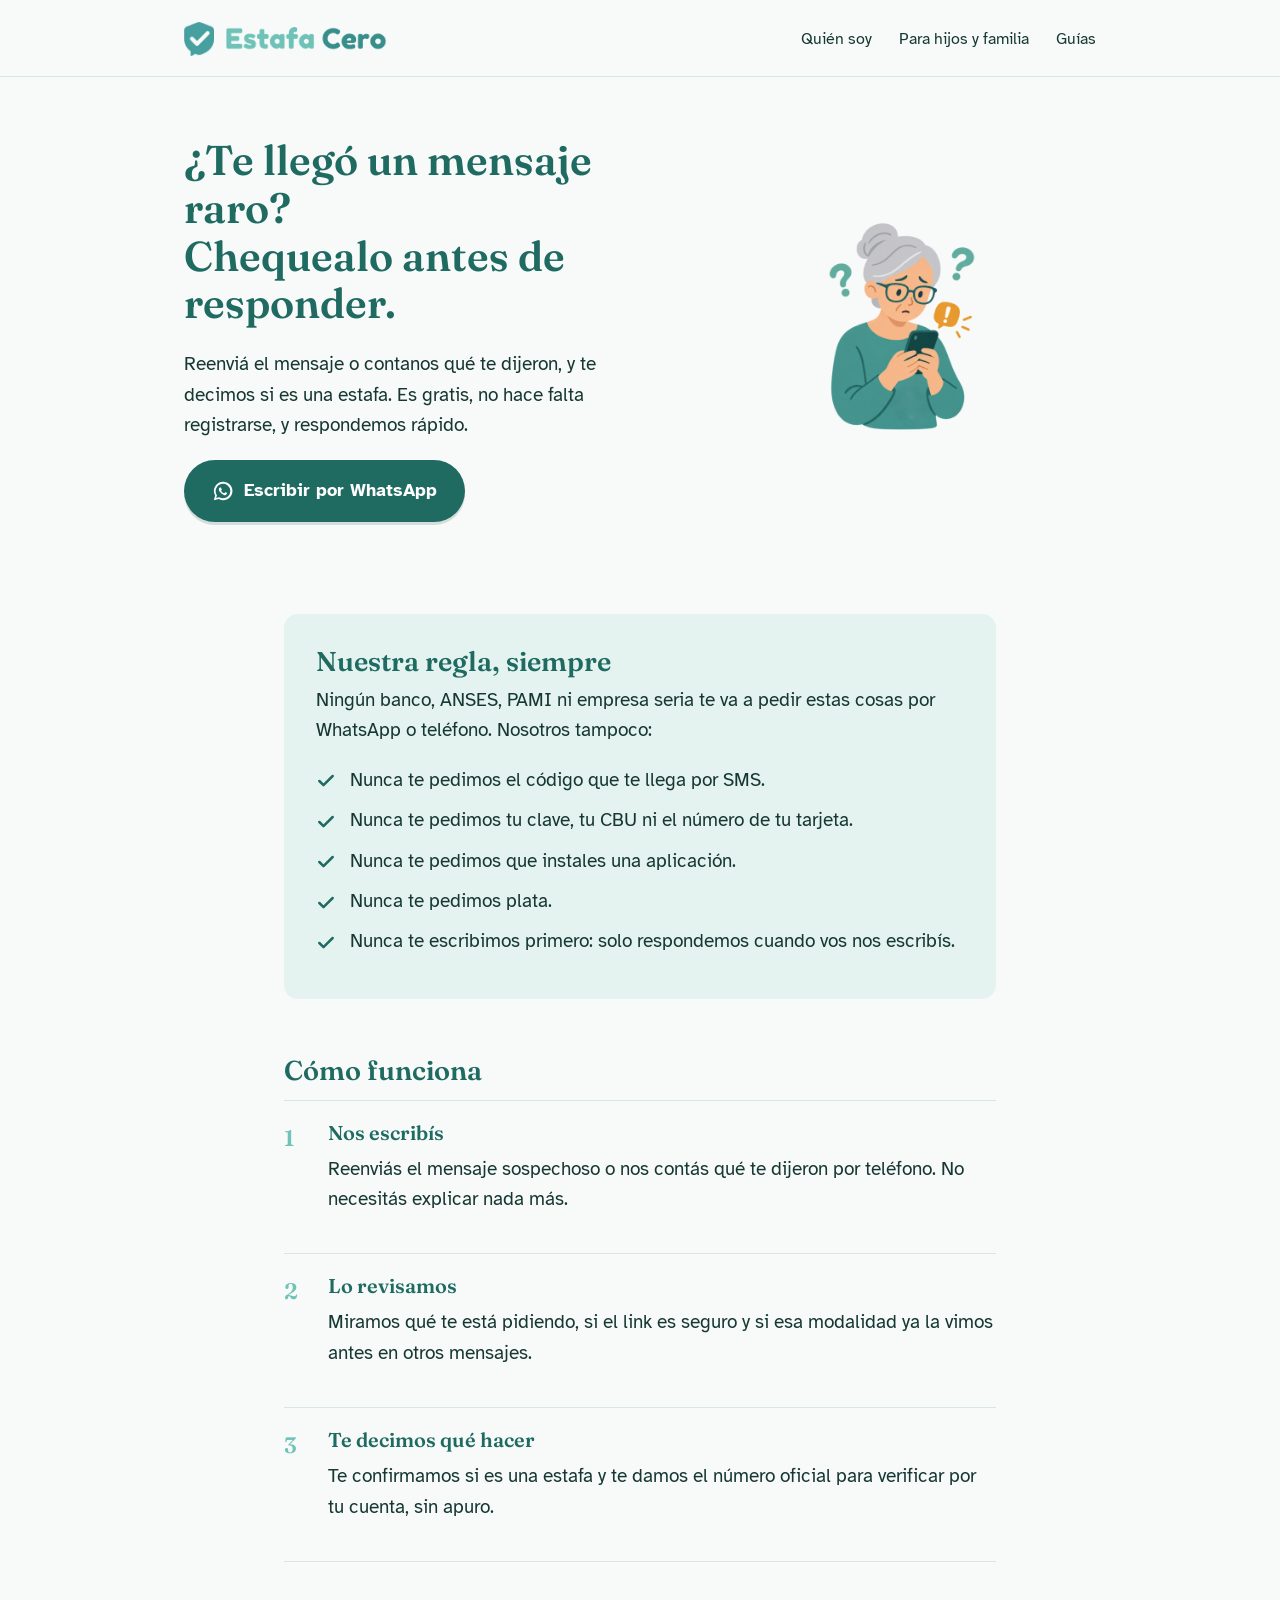
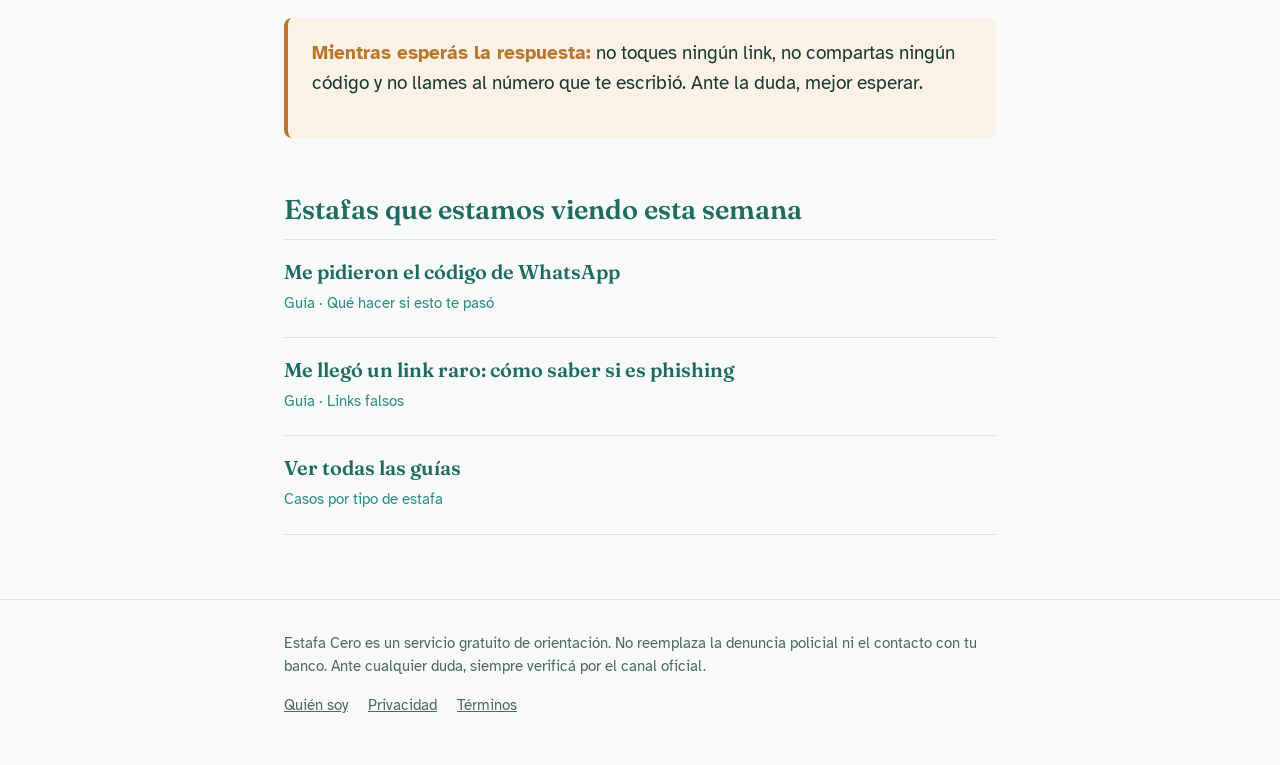
<file: index.html>
<!DOCTYPE html>
<html lang="es-AR">
<head>
<meta charset="UTF-8">
<meta name="viewport" content="width=device-width, initial-scale=1">
<title>Estafa Cero — ¿Es una estafa? Chequealo gratis por WhatsApp</title>
<meta name="description" content="Reenviá el mensaje o contanos qué te dijeron por teléfono y te decimos si es una estafa. Gratis, sin registro. Nunca te pedimos códigos, claves ni plata.">
<link rel="canonical" href="https://www.estafacero.com.ar/">
<meta name="robots" content="index, follow">

<!-- Open Graph -->
<meta property="og:type" content="website">
<meta property="og:title" content="Estafa Cero — ¿Es una estafa? Chequealo gratis">
<meta property="og:description" content="Ayuda gratuita para identificar estafas por WhatsApp y llamadas telefónicas en Argentina. Nunca pedimos códigos, claves ni dinero.">
<meta property="og:url" content="https://www.estafacero.com.ar/">
<meta property="og:image" content="https://www.estafacero.com.ar/estafa-cero-og.png">
<meta property="og:locale" content="es_AR">

<link rel="icon" href="/favicon.png" type="image/png">
<link rel="preconnect" href="https://fonts.googleapis.com">
<link rel="preconnect" href="https://fonts.gstatic.com" crossorigin>
<link href="https://fonts.googleapis.com/css2?family=Fraunces:wght@500;600;700&family=Atkinson+Hyperlegible:wght@400;700&display=swap" rel="stylesheet">
<link rel="stylesheet" href="/styles.css">

<script type="application/ld+json">
{
  "@context": "https://schema.org",
  "@type": "Organization",
  "name": "Estafa Cero",
  "url": "https://www.estafacero.com.ar/",
  "logo": "https://www.estafacero.com.ar/logo.png",
  "description": "Servicio gratuito que ayuda a identificar estafas por WhatsApp y llamadas telefónicas en Argentina, dirigido especialmente a adultos mayores y sus familias.",
  "areaServed": "AR",
  "sameAs": [
    "https://www.facebook.com/estafacero.ar",
    "https://www.instagram.com/estafacero.ar"
  ]
}
</script>
</head>
<body>

<header class="site">
  <div class="wrap-wide">
    <a class="brand" href="/">
      <img src="/logo-icono.png" alt="" aria-hidden="true" class="brand-icon">
      <img src="/logo-texto.png" alt="Estafa Cero" class="brand-text">
    </a>
    <nav class="site-nav">
      <a href="/quien-soy.html">Quién soy</a>
      <a href="/para-hijos.html">Para hijos y familia</a>
      <a href="/guias.html">Guías</a>
    </nav>
  </div>
</header>

<main>
  <section class="hero">
    <div class="wrap-wide">
      <div>
        <h1>¿Te llegó un mensaje raro?<br>Chequealo antes de responder.</h1>
        <p class="lead">Reenviá el mensaje o contanos qué te dijeron, y te decimos si es una estafa. Es gratis, no hace falta registrarse, y respondemos rápido.</p>
        <a class="btn" href="https://wa.me/5493513801708?text=Hola%2C%20me%20lleg%C3%B3%20un%20mensaje%20que%20me%20genera%20dudas" target="_blank" rel="noopener">
          <svg viewBox="0 0 24 24" fill="currentColor"><path d="M12 2a10 10 0 00-8.6 15L2 22l5.2-1.4A10 10 0 1012 2zm0 18a8 8 0 01-4.1-1.1l-.3-.2-3 .8.8-2.9-.2-.3A8 8 0 1120 12a8 8 0 01-8 8zm4.4-5.9c-.2-.1-1.4-.7-1.6-.8-.2-.1-.4-.1-.5.1-.2.2-.6.8-.8 1-.1.2-.3.2-.5.1-1.3-.6-2.2-1.2-3-2.5-.2-.4.2-.4.6-1.2.1-.2 0-.3 0-.5-.1-.1-.5-1.3-.7-1.8-.2-.5-.4-.4-.5-.4h-.5c-.2 0-.4.1-.6.3-.2.2-.8.8-.8 1.9 0 1.1.8 2.2.9 2.3 1.1 1.7 2.6 3.1 4.6 3.7.6.2 1.1.3 1.5.2.4-.1 1.4-.6 1.6-1.1.2-.5.2-1 .1-1.1-.1-.1-.2-.1-.4-.2z"/></svg>
          Escribir por WhatsApp
        </a>
      </div>
      <div class="hero-shield">
        <img src="/senora-preocupada.png" alt="Ilustración de una persona mayor mirando el teléfono con preocupación y dudas" width="360" height="360" loading="eager">
      </div>
    </div>
  </section>

  <div class="wrap">
    <section class="promise">
      <h2>Nuestra regla, siempre</h2>
      <p>Ningún banco, ANSES, PAMI ni empresa seria te va a pedir estas cosas por WhatsApp o teléfono. Nosotros tampoco:</p>
      <ul>
        <li>Nunca te pedimos el código que te llega por SMS.</li>
        <li>Nunca te pedimos tu clave, tu CBU ni el número de tu tarjeta.</li>
        <li>Nunca te pedimos que instales una aplicación.</li>
        <li>Nunca te pedimos plata.</li>
        <li>Nunca te escribimos primero: solo respondemos cuando vos nos escribís.</li>
      </ul>
    </section>

    <section class="steps">
      <h2>Cómo funciona</h2>
      <div class="step">
        <div class="num">1</div>
        <div>
          <h3>Nos escribís</h3>
          <p>Reenviás el mensaje sospechoso o nos contás qué te dijeron por teléfono. No necesitás explicar nada más.</p>
        </div>
      </div>
      <div class="step">
        <div class="num">2</div>
        <div>
          <h3>Lo revisamos</h3>
          <p>Miramos qué te está pidiendo, si el link es seguro y si esa modalidad ya la vimos antes en otros mensajes.</p>
        </div>
      </div>
      <div class="step">
        <div class="num">3</div>
        <div>
          <h3>Te decimos qué hacer</h3>
          <p>Te confirmamos si es una estafa y te damos el número oficial para verificar por tu cuenta, sin apuro.</p>
        </div>
      </div>
    </section>

    <div class="caution-box">
      <p><strong>Mientras esperás la respuesta:</strong> no toques ningún link, no compartas ningún código y no llames al número que te escribió. Ante la duda, mejor esperar.</p>
    </div>

    <section class="guides">
      <h2>Estafas que estamos viendo esta semana</h2>
      <a class="guide-card" href="/codigo-whatsapp.html">
        <h3>Me pidieron el código de WhatsApp</h3>
        <span>Guía · Qué hacer si esto te pasó</span>
      </a>
      <a class="guide-card" href="/link-sospechoso.html">
        <h3>Me llegó un link raro: cómo saber si es phishing</h3>
        <span>Guía · Links falsos</span>
      </a>
      <a class="guide-card" href="/guias.html">
        <h3>Ver todas las guías</h3>
        <span>Casos por tipo de estafa</span>
      </a>
    </section>
  </div>
</main>

<footer class="site">
  <div class="wrap">
    <p>Estafa Cero es un servicio gratuito de orientación. No reemplaza la denuncia policial ni el contacto con tu banco. Ante cualquier duda, siempre verificá por el canal oficial.</p>
    <div class="foot-links">
      <a href="/quien-soy.html">Quién soy</a>
      <a href="/privacidad.html">Privacidad</a>
      <a href="/terminos.html">Términos</a>
    </div>
  </div>
</footer>

</body>
</html>
</file>
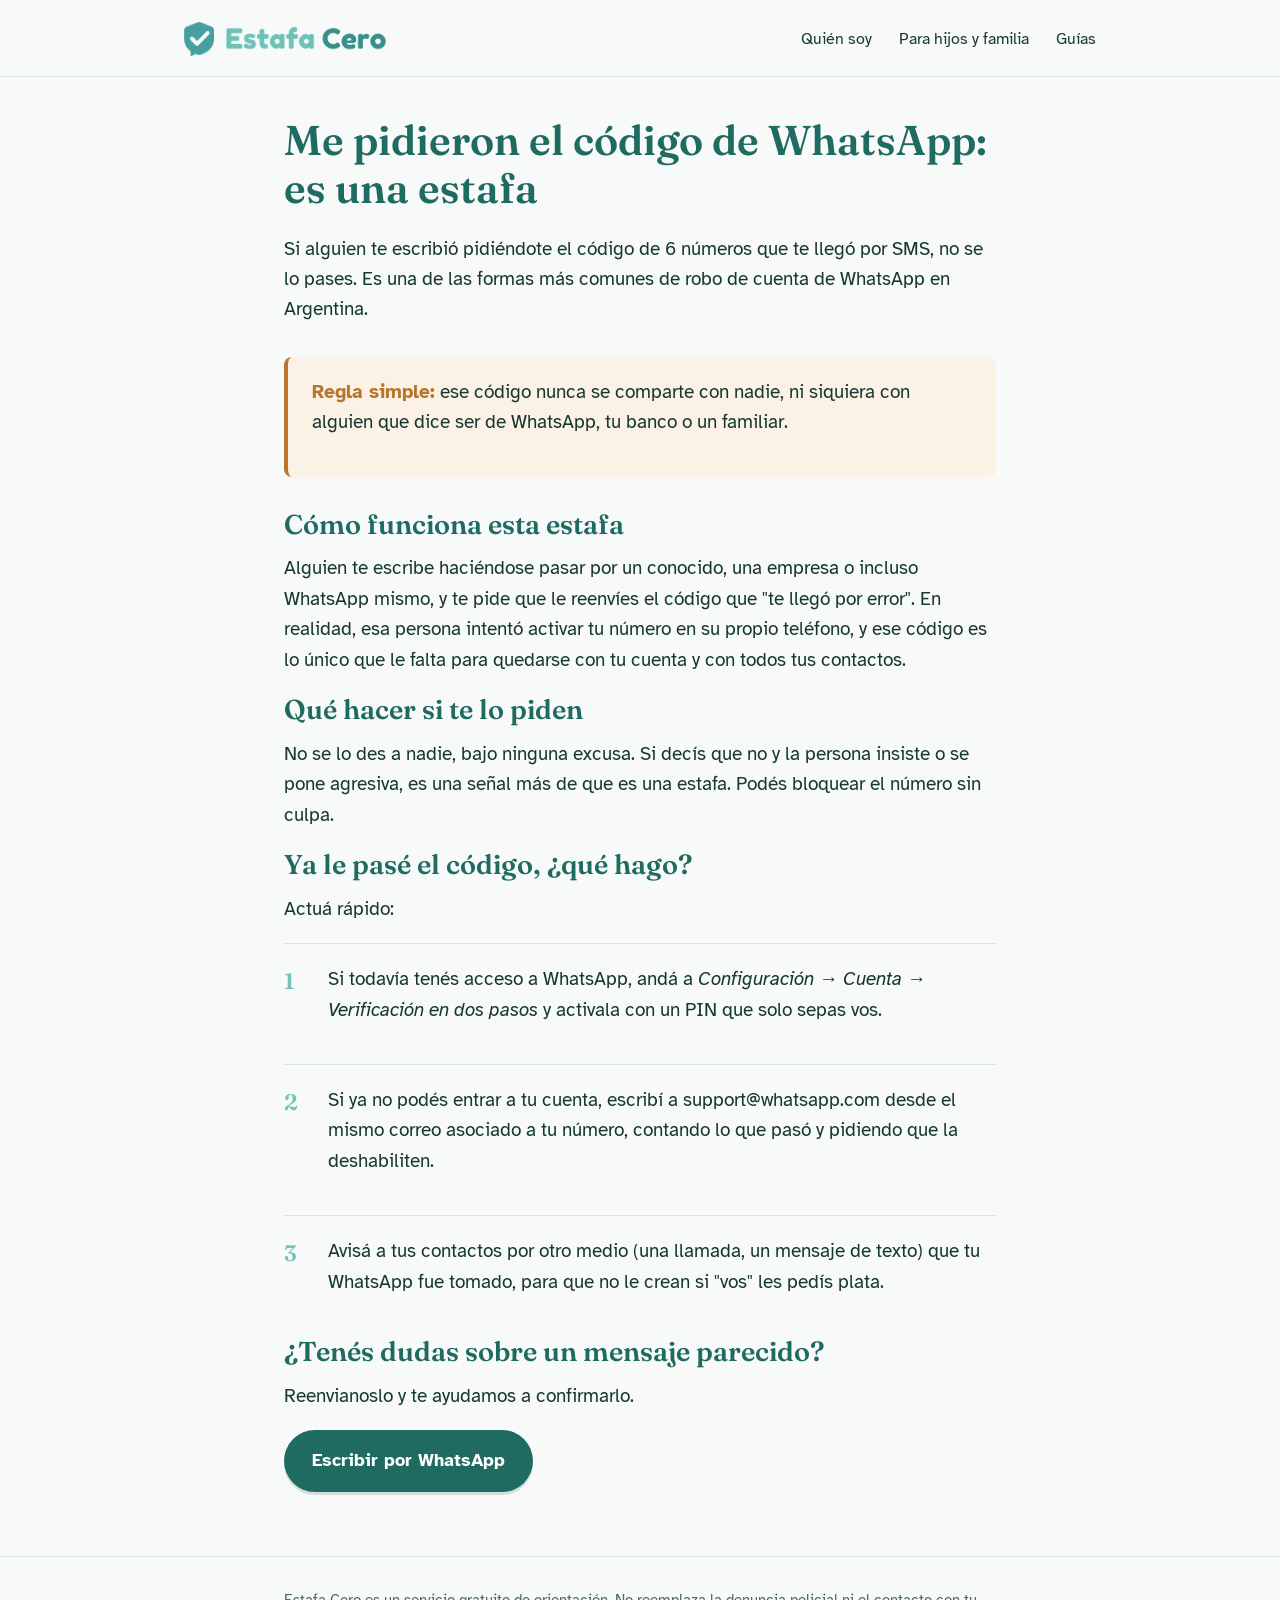
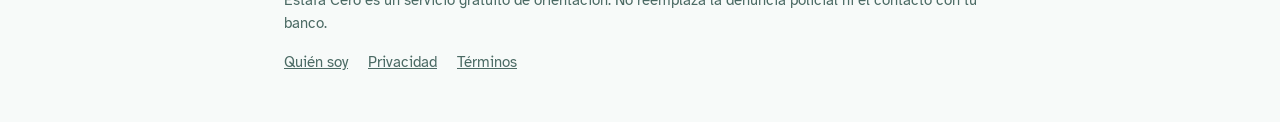
<file: codigo-whatsapp.html>
<!DOCTYPE html>
<html lang="es-AR">
<head>
<meta charset="UTF-8">
<meta name="viewport" content="width=device-width, initial-scale=1">
<title>Me pidieron el código de WhatsApp: es estafa. Qué hacer | Estafa Cero</title>
<meta name="description" content="Si alguien te pidió el código de 6 números que te llegó por SMS, es una estafa para robarte la cuenta de WhatsApp. Te explicamos qué hacer paso a paso.">
<link rel="canonical" href="https://www.estafacero.com.ar/codigo-whatsapp.html">
<meta name="robots" content="index, follow">
<meta property="og:type" content="article">
<meta property="og:title" content="Me pidieron el código de WhatsApp: es estafa">
<meta property="og:description" content="Qué hacer si alguien te pidió el código de verificación de WhatsApp por SMS.">
<meta property="og:url" content="https://www.estafacero.com.ar/codigo-whatsapp.html">
<link rel="icon" href="/favicon.png" type="image/png">
<link rel="preconnect" href="https://fonts.googleapis.com">
<link rel="preconnect" href="https://fonts.gstatic.com" crossorigin>
<link href="https://fonts.googleapis.com/css2?family=Fraunces:wght@500;600;700&family=Atkinson+Hyperlegible:wght@400;700&display=swap" rel="stylesheet">
<link rel="stylesheet" href="/styles.css">

<script type="application/ld+json">
{
  "@context": "https://schema.org",
  "@type": "FAQPage",
  "mainEntity": [
    {
      "@type": "Question",
      "name": "¿Por qué alguien me pide el código de WhatsApp?",
      "acceptedAnswer": {
        "@type": "Answer",
        "text": "Ese código de 6 números es lo único que necesita una persona para activar tu WhatsApp en su propio teléfono y quedarse con tu cuenta. Nadie legítimo lo necesita para nada."
      }
    },
    {
      "@type": "Question",
      "name": "Ya le pasé el código, ¿qué hago?",
      "acceptedAnswer": {
        "@type": "Answer",
        "text": "Abrí WhatsApp de inmediato: si todavía tenés acceso, activá la verificación en dos pasos en Configuración, Cuenta, Verificación en dos pasos. Si ya no podés entrar, escribí un correo a support@whatsapp.com desde el mismo mail asociado a tu cuenta pidiendo que la deshabiliten, y avisá a tus contactos que tu cuenta fue tomada."
      }
    }
  ]
}
</script>
</head>
<body>

<header class="site">
  <div class="wrap-wide">
    <a class="brand" href="/">
      <img src="/logo-icono.png" alt="" aria-hidden="true" class="brand-icon">
      <img src="/logo-texto.png" alt="Estafa Cero" class="brand-text">
    </a>
    <nav class="site-nav">
      <a href="/quien-soy.html">Quién soy</a>
      <a href="/para-hijos.html">Para hijos y familia</a>
      <a href="/guias.html">Guías</a>
    </nav>
  </div>
</header>

<main>
  <div class="wrap">
    <article style="padding-top:40px">
      <h1>Me pidieron el código de WhatsApp: es una estafa</h1>
      <p class="lead">Si alguien te escribió pidiéndote el código de 6 números que te llegó por SMS, no se lo pases. Es una de las formas más comunes de robo de cuenta de WhatsApp en Argentina.</p>

      <div class="caution-box">
        <p><strong>Regla simple:</strong> ese código nunca se comparte con nadie, ni siquiera con alguien que dice ser de WhatsApp, tu banco o un familiar.</p>
      </div>

      <h2>Cómo funciona esta estafa</h2>
      <p>Alguien te escribe haciéndose pasar por un conocido, una empresa o incluso WhatsApp mismo, y te pide que le reenvíes el código que "te llegó por error". En realidad, esa persona intentó activar tu número en su propio teléfono, y ese código es lo único que le falta para quedarse con tu cuenta y con todos tus contactos.</p>

      <h2>Qué hacer si te lo piden</h2>
      <p>No se lo des a nadie, bajo ninguna excusa. Si decís que no y la persona insiste o se pone agresiva, es una señal más de que es una estafa. Podés bloquear el número sin culpa.</p>

      <h2>Ya le pasé el código, ¿qué hago?</h2>
      <p>Actuá rápido:</p>
      <div class="step">
        <div class="num">1</div>
        <div><p>Si todavía tenés acceso a WhatsApp, andá a <em>Configuración → Cuenta → Verificación en dos pasos</em> y activala con un PIN que solo sepas vos.</p></div>
      </div>
      <div class="step">
        <div class="num">2</div>
        <div><p>Si ya no podés entrar a tu cuenta, escribí a support@whatsapp.com desde el mismo correo asociado a tu número, contando lo que pasó y pidiendo que la deshabiliten.</p></div>
      </div>
      <div class="step">
        <div class="num">3</div>
        <div><p>Avisá a tus contactos por otro medio (una llamada, un mensaje de texto) que tu WhatsApp fue tomado, para que no le crean si "vos" les pedís plata.</p></div>
      </div>

      <h2>¿Tenés dudas sobre un mensaje parecido?</h2>
      <p>Reenvianoslo y te ayudamos a confirmarlo.</p>
      <a class="btn" href="https://wa.me/5493513801708?text=Hola%2C%20tengo%20una%20duda%20sobre%20un%20mensaje" target="_blank" rel="noopener">Escribir por WhatsApp</a>
    </article>
  </div>
</main>

<footer class="site">
  <div class="wrap">
    <p>Estafa Cero es un servicio gratuito de orientación. No reemplaza la denuncia policial ni el contacto con tu banco.</p>
    <div class="foot-links">
      <a href="/quien-soy.html">Quién soy</a>
      <a href="/privacidad.html">Privacidad</a>
      <a href="/terminos.html">Términos</a>
    </div>
  </div>
</footer>

</body>
</html>
</file>
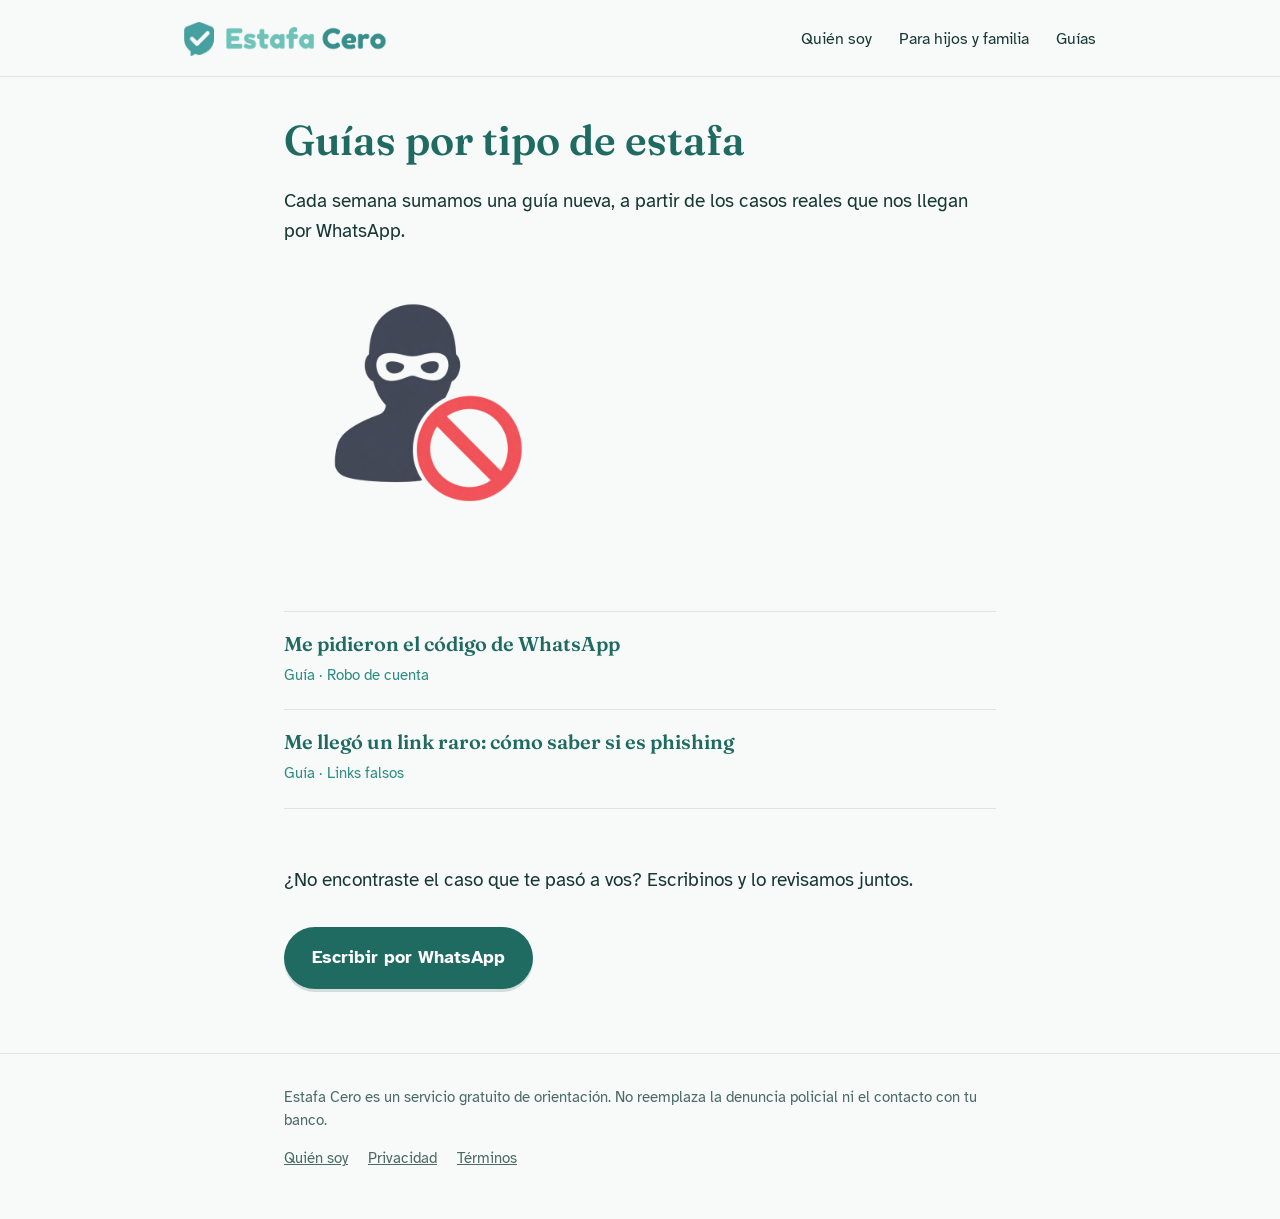
<file: guias.html>
<!DOCTYPE html>
<html lang="es-AR">
<head>
<meta charset="UTF-8">
<meta name="viewport" content="width=device-width, initial-scale=1, viewport-fit=cover">
<title>Guías por tipo de estafa | Estafa Cero</title>
<meta name="description" content="Guías gratuitas sobre las estafas más comunes en Argentina: código de WhatsApp, links de phishing, falsos ANSES y PAMI, y más.">
<link rel="canonical" href="https://www.estafacero.com.ar/guias.html">
<meta name="robots" content="index, follow">
<link rel="icon" href="/favicon.png" type="image/png">
<link rel="preconnect" href="https://fonts.googleapis.com">
<link rel="preconnect" href="https://fonts.gstatic.com" crossorigin>
<link href="https://fonts.googleapis.com/css2?family=Fraunces:wght@500;600;700&family=Atkinson+Hyperlegible:wght@400;700&display=swap" rel="stylesheet">
<link rel="stylesheet" href="/styles.css">
</head>
<body>

<header class="site">
  <div class="wrap-wide">
    <a class="brand" href="/">
      <img src="/logo-icono.png" alt="" aria-hidden="true" class="brand-icon">
      <img src="/logo-texto.png" alt="Estafa Cero" class="brand-text">
    </a>
    <nav class="site-nav">
      <a href="/quien-soy.html">Quién soy</a>
      <a href="/para-hijos.html">Para hijos y familia</a>
      <a href="/guias.html">Guías</a>
    </nav>
  </div>
</header>

<main>
  <div class="wrap">
    <div style="padding-top:40px">
      <h1>Guías por tipo de estafa</h1>
      <p class="lead">Cada semana sumamos una guía nueva, a partir de los casos reales que nos llegan por WhatsApp.</p>
    </div>

    <img src="/estafador-bloqueado.png" alt="Ilustración de un estafador bloqueado" style="max-width:280px">

    <section class="guides">
      <a class="guide-card" href="/codigo-whatsapp.html">
        <h3>Me pidieron el código de WhatsApp</h3>
        <span>Guía · Robo de cuenta</span>
      </a>
      <a class="guide-card" href="/link-sospechoso.html">
        <h3>Me llegó un link raro: cómo saber si es phishing</h3>
        <span>Guía · Links falsos</span>
      </a>
    </section>

    <p style="margin:32px 0">¿No encontraste el caso que te pasó a vos? Escribinos y lo revisamos juntos.</p>
    <a class="btn" href="https://wa.me/5493513801708?text=Hola%2C%20tengo%20una%20duda%20sobre%20un%20mensaje" target="_blank" rel="noopener">Escribir por WhatsApp</a>
  </div>
</main>

<footer class="site">
  <div class="wrap">
    <p>Estafa Cero es un servicio gratuito de orientación. No reemplaza la denuncia policial ni el contacto con tu banco.</p>
    <div class="foot-links">
      <a href="/quien-soy.html">Quién soy</a>
      <a href="/privacidad.html">Privacidad</a>
      <a href="/terminos.html">Términos</a>
    </div>
  </div>
</footer>

</body>
</html>
</file>
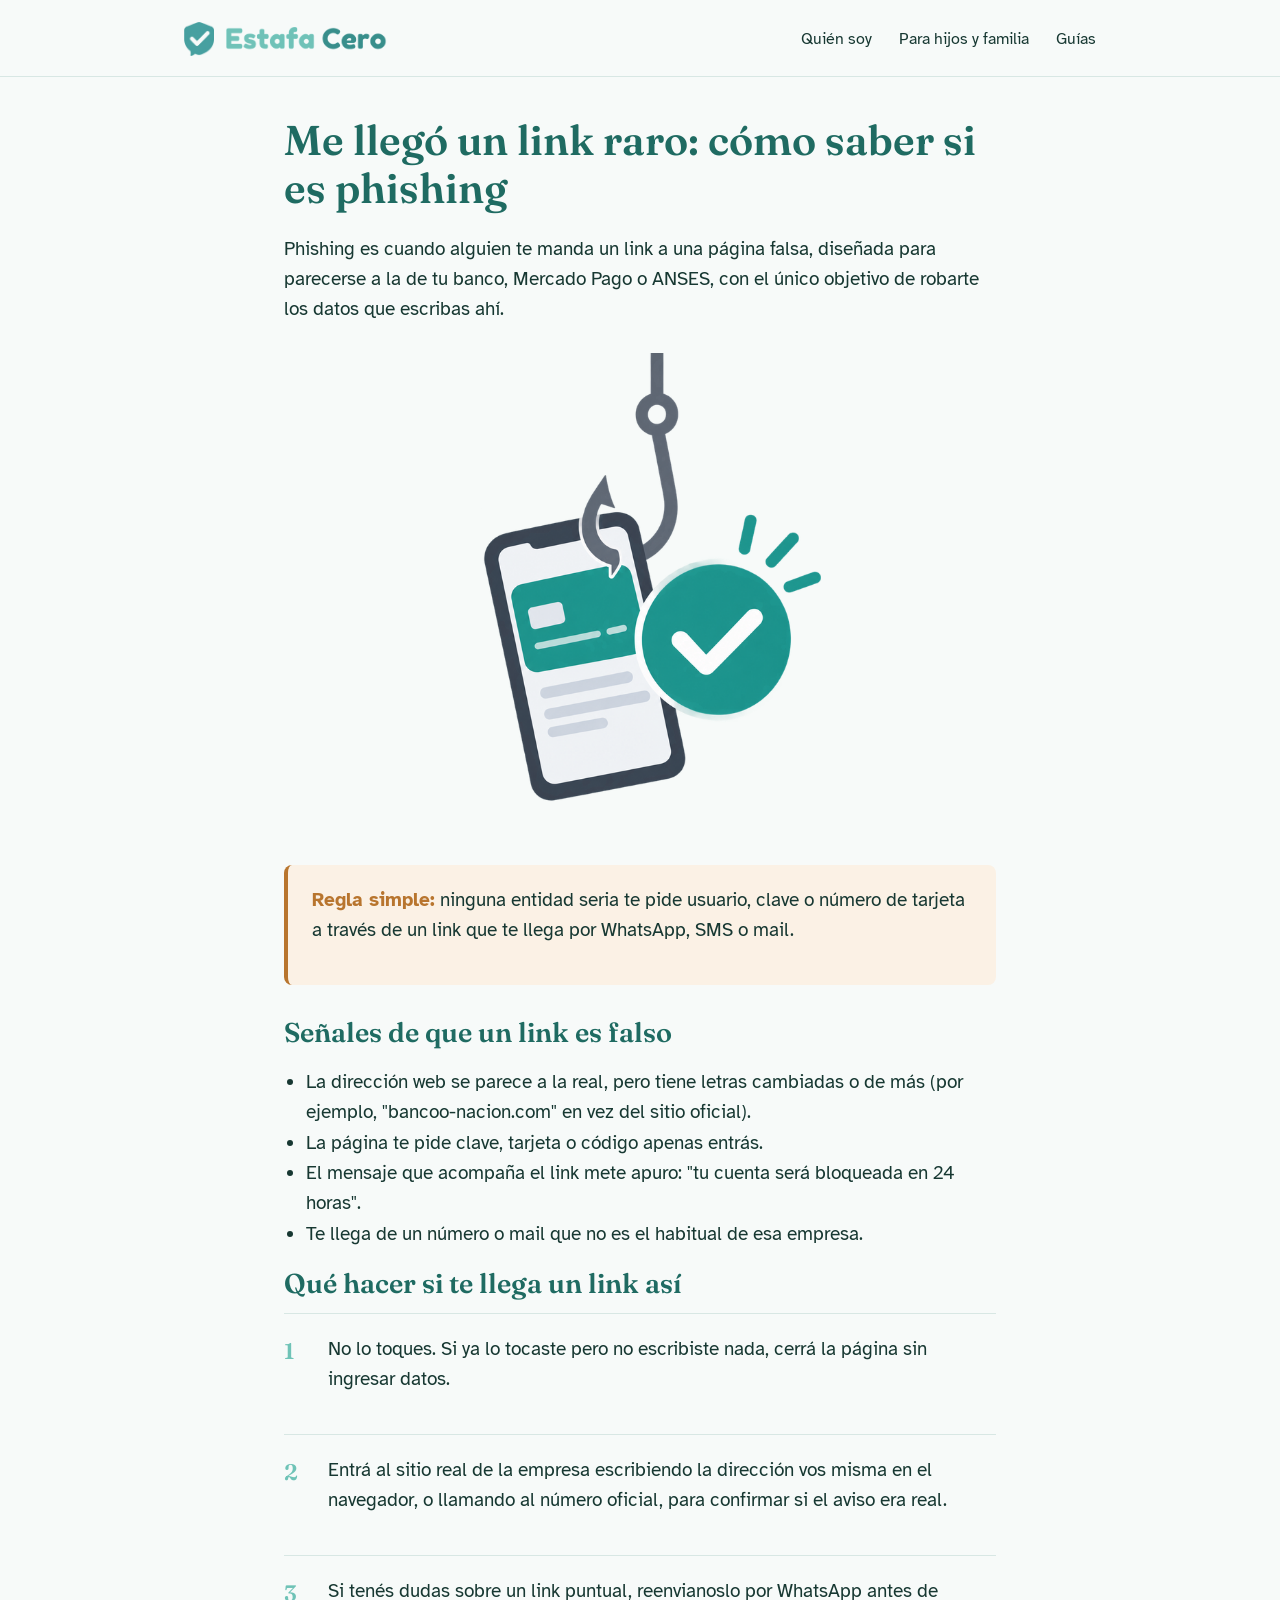
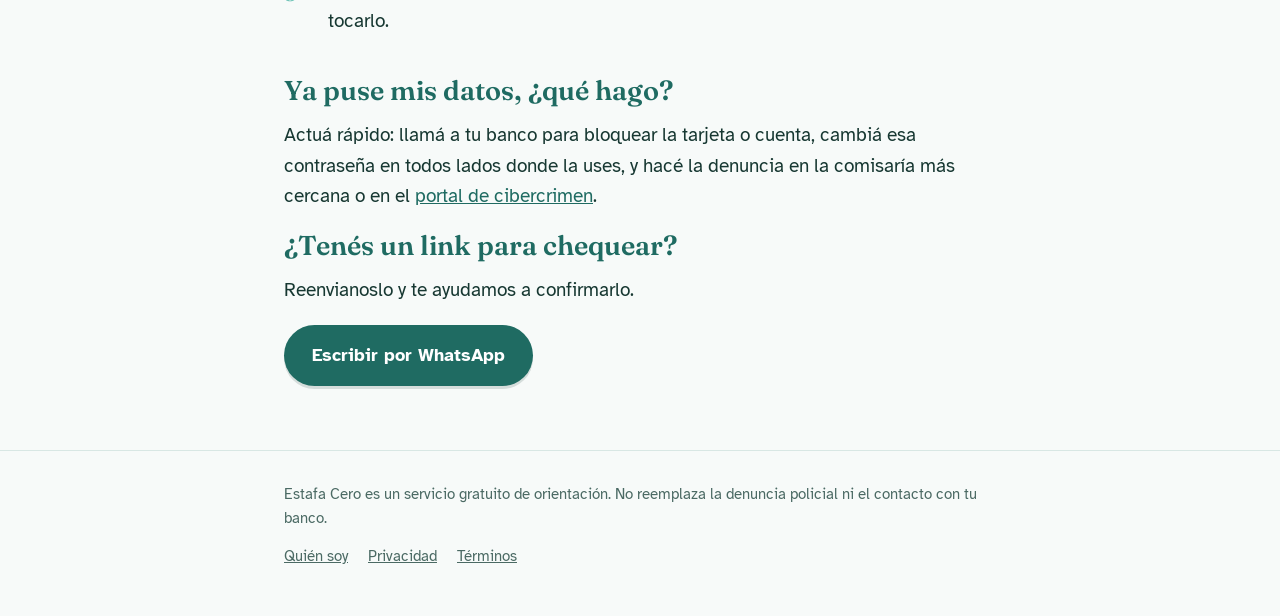
<file: link-sospechoso.html>
<!DOCTYPE html>
<html lang="es-AR">
<head>
<meta charset="UTF-8">
<meta name="viewport" content="width=device-width, initial-scale=1, viewport-fit=cover">
<title>Me llegó un link sospechoso: cómo saber si es phishing | Estafa Cero</title>
<meta name="description" content="Si te llegó un link por WhatsApp o mail que pide tus datos o los de tu tarjeta, puede ser phishing. Te explicamos cómo reconocerlo y qué hacer.">
<link rel="canonical" href="https://www.estafacero.com.ar/link-sospechoso.html">
<meta name="robots" content="index, follow">
<link rel="icon" href="/favicon.png" type="image/png">
<link rel="preconnect" href="https://fonts.googleapis.com">
<link rel="preconnect" href="https://fonts.gstatic.com" crossorigin>
<link href="https://fonts.googleapis.com/css2?family=Fraunces:wght@500;600;700&family=Atkinson+Hyperlegible:wght@400;700&display=swap" rel="stylesheet">
<link rel="stylesheet" href="/styles.css">

<script type="application/ld+json">
{
  "@context": "https://schema.org",
  "@type": "FAQPage",
  "mainEntity": [
    {
      "@type": "Question",
      "name": "¿Cómo sé si un link es phishing?",
      "acceptedAnswer": {
        "@type": "Answer",
        "text": "Si el link te pide contraseñas, datos de tarjeta o códigos de verificación, o te lleva a una página que se parece a la de tu banco pero con una dirección web distinta, es phishing. Ninguna entidad seria pide esos datos por un link de WhatsApp o mail."
      }
    },
    {
      "@type": "Question",
      "name": "Ya toqué el link y puse mis datos, ¿qué hago?",
      "acceptedAnswer": {
        "@type": "Answer",
        "text": "Contactá a tu banco de inmediato para bloquear la tarjeta o cuenta, cambiá esa contraseña en todos los lugares donde la uses, y hacé la denuncia en la comisaría o en el portal de cibercrimen."
      }
    }
  ]
}
</script>
</head>
<body>

<header class="site">
  <div class="wrap-wide">
    <a class="brand" href="/">
      <img src="/logo-icono.png" alt="" aria-hidden="true" class="brand-icon">
      <img src="/logo-texto.png" alt="Estafa Cero" class="brand-text">
    </a>
    <nav class="site-nav">
      <a href="/quien-soy.html">Quién soy</a>
      <a href="/para-hijos.html">Para hijos y familia</a>
      <a href="/guias.html">Guías</a>
    </nav>
  </div>
</header>

<main>
  <div class="wrap">
    <article style="padding-top:40px">
      <h1>Me llegó un link raro: cómo saber si es phishing</h1>
      <p class="lead">Phishing es cuando alguien te manda un link a una página falsa, diseñada para parecerse a la de tu banco, Mercado Pago o ANSES, con el único objetivo de robarte los datos que escribas ahí.</p>

      <img src="/phishing-verificado.png" alt="Un anzuelo de phishing sobre un teléfono, neutralizado por una marca de verificación">

      <div class="caution-box">
        <p><strong>Regla simple:</strong> ninguna entidad seria te pide usuario, clave o número de tarjeta a través de un link que te llega por WhatsApp, SMS o mail.</p>
      </div>

      <h2>Señales de que un link es falso</h2>
      <ul style="padding-left:22px">
        <li>La dirección web se parece a la real, pero tiene letras cambiadas o de más (por ejemplo, "bancoo-nacion.com" en vez del sitio oficial).</li>
        <li>La página te pide clave, tarjeta o código apenas entrás.</li>
        <li>El mensaje que acompaña el link mete apuro: "tu cuenta será bloqueada en 24 horas".</li>
        <li>Te llega de un número o mail que no es el habitual de esa empresa.</li>
      </ul>

      <h2>Qué hacer si te llega un link así</h2>
      <div class="step">
        <div class="num">1</div>
        <div><p>No lo toques. Si ya lo tocaste pero no escribiste nada, cerrá la página sin ingresar datos.</p></div>
      </div>
      <div class="step">
        <div class="num">2</div>
        <div><p>Entrá al sitio real de la empresa escribiendo la dirección vos misma en el navegador, o llamando al número oficial, para confirmar si el aviso era real.</p></div>
      </div>
      <div class="step">
        <div class="num">3</div>
        <div><p>Si tenés dudas sobre un link puntual, reenvianoslo por WhatsApp antes de tocarlo.</p></div>
      </div>

      <h2>Ya puse mis datos, ¿qué hago?</h2>
      <p>Actuá rápido: llamá a tu banco para bloquear la tarjeta o cuenta, cambiá esa contraseña en todos lados donde la uses, y hacé la denuncia en la comisaría más cercana o en el <a href="https://www.argentina.gob.ar/seguridad/cibercrimen" target="_blank" rel="noopener">portal de cibercrimen</a>.</p>

      <h2>¿Tenés un link para chequear?</h2>
      <p>Reenvianoslo y te ayudamos a confirmarlo.</p>
      <a class="btn" href="https://wa.me/5493513801708?text=Hola%2C%20tengo%20un%20link%20que%20me%20genera%20dudas" target="_blank" rel="noopener">Escribir por WhatsApp</a>
    </article>
  </div>
</main>

<footer class="site">
  <div class="wrap">
    <p>Estafa Cero es un servicio gratuito de orientación. No reemplaza la denuncia policial ni el contacto con tu banco.</p>
    <div class="foot-links">
      <a href="/quien-soy.html">Quién soy</a>
      <a href="/privacidad.html">Privacidad</a>
      <a href="/terminos.html">Términos</a>
    </div>
  </div>
</footer>

</body>
</html>
</file>
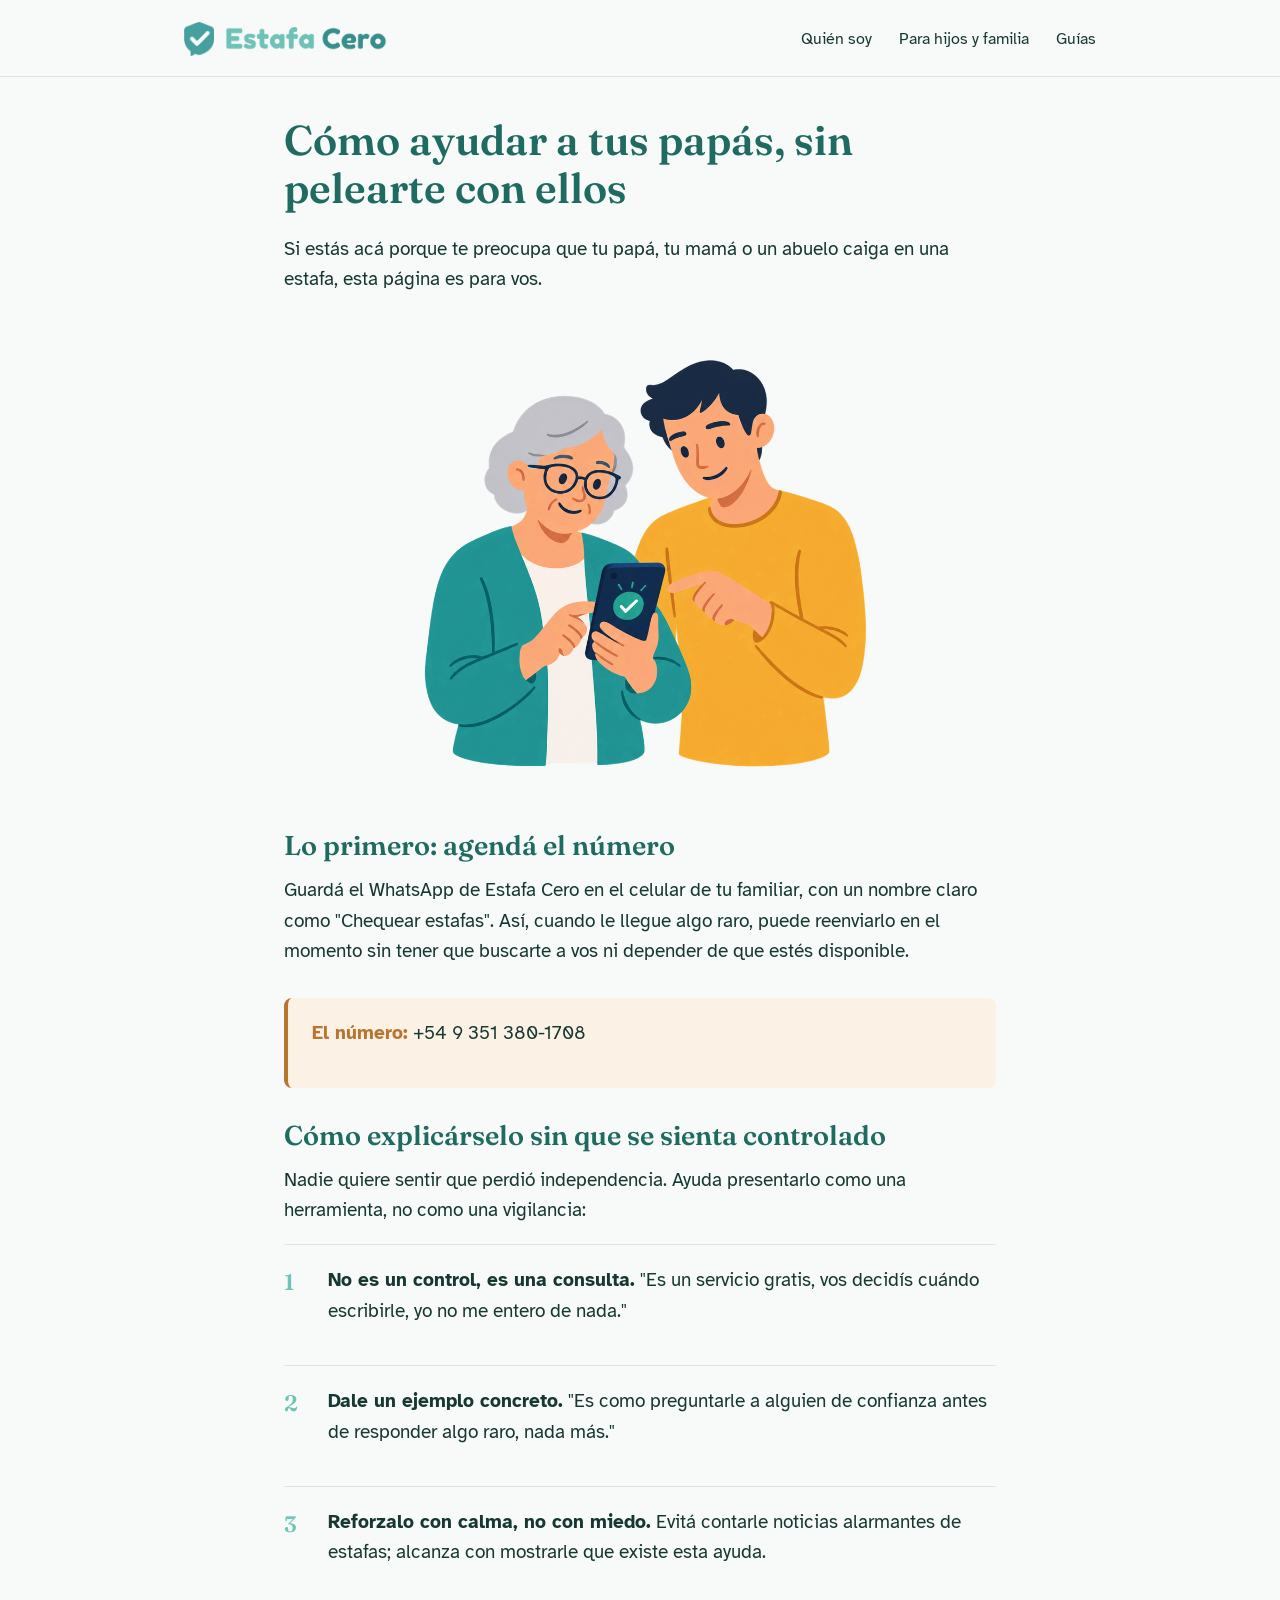
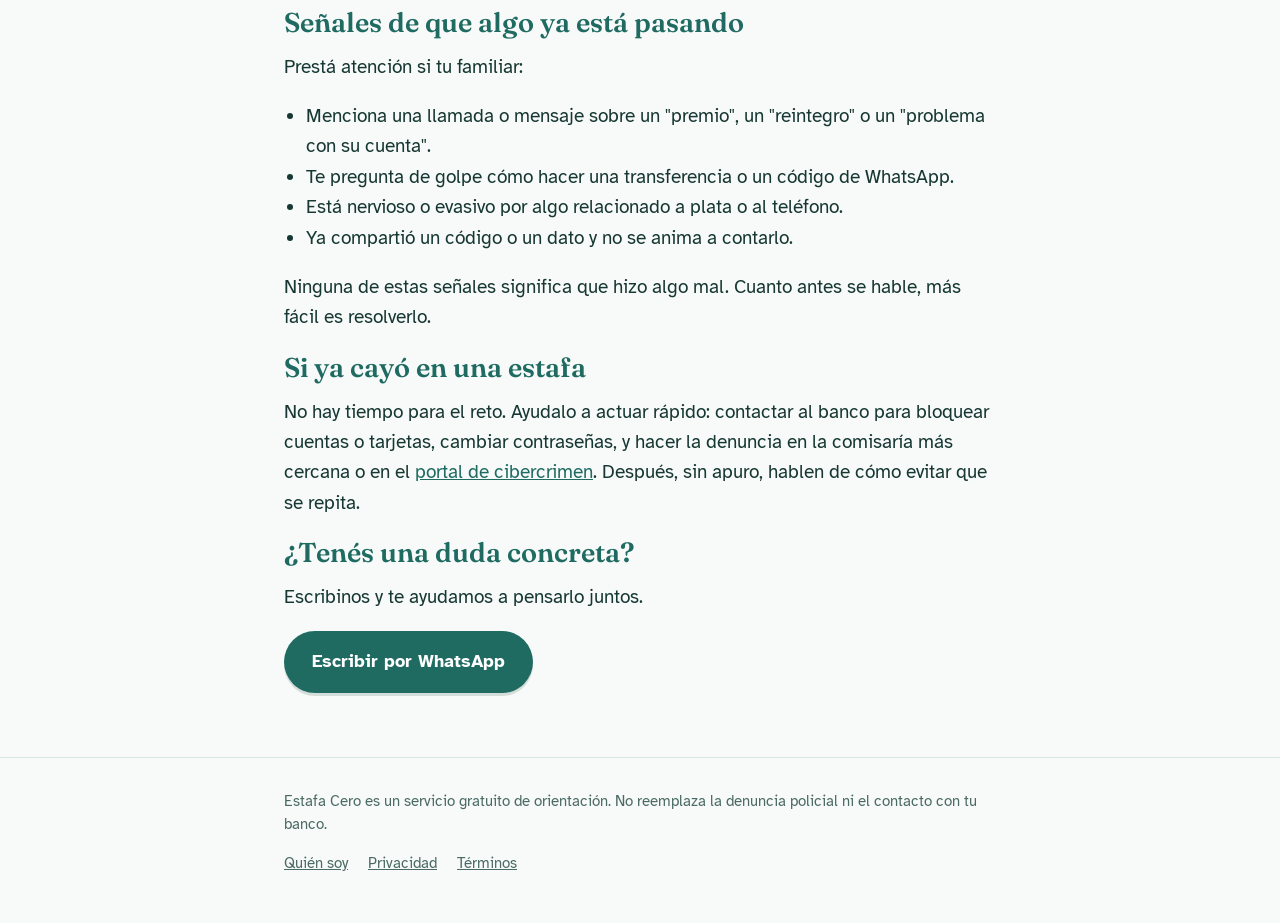
<file: para-hijos.html>
<!DOCTYPE html>
<html lang="es-AR">
<head>
<meta charset="UTF-8">
<meta name="viewport" content="width=device-width, initial-scale=1, viewport-fit=cover">
<title>Cómo proteger a tus papás de estafas | Estafa Cero</title>
<meta name="description" content="Guía para hijos e hijas: cómo ayudar a tus padres a identificar estafas por WhatsApp y teléfono, sin que sientan que perdieron autonomía.">
<link rel="canonical" href="https://www.estafacero.com.ar/para-hijos.html">
<meta name="robots" content="index, follow">
<link rel="icon" href="/favicon.png" type="image/png">
<link rel="preconnect" href="https://fonts.googleapis.com">
<link rel="preconnect" href="https://fonts.gstatic.com" crossorigin>
<link href="https://fonts.googleapis.com/css2?family=Fraunces:wght@500;600;700&family=Atkinson+Hyperlegible:wght@400;700&display=swap" rel="stylesheet">
<link rel="stylesheet" href="/styles.css">
</head>
<body>

<header class="site">
  <div class="wrap-wide">
    <a class="brand" href="/">
      <img src="/logo-icono.png" alt="" aria-hidden="true" class="brand-icon">
      <img src="/logo-texto.png" alt="Estafa Cero" class="brand-text">
    </a>
    <nav class="site-nav">
      <a href="/quien-soy.html">Quién soy</a>
      <a href="/para-hijos.html">Para hijos y familia</a>
      <a href="/guias.html">Guías</a>
    </nav>
  </div>
</header>

<main>
  <div class="wrap">
    <article style="padding-top:40px">
      <h1>Cómo ayudar a tus papás, sin pelearte con ellos</h1>
      <p class="lead">Si estás acá porque te preocupa que tu papá, tu mamá o un abuelo caiga en una estafa, esta página es para vos.</p>

      <img src="/familia-verificando.png" alt="Una persona mayor y un familiar más joven revisando juntos un mensaje en el teléfono">

      <h2>Lo primero: agendá el número</h2>
      <p>Guardá el WhatsApp de Estafa Cero en el celular de tu familiar, con un nombre claro como "Chequear estafas". Así, cuando le llegue algo raro, puede reenviarlo en el momento sin tener que buscarte a vos ni depender de que estés disponible.</p>

      <div class="caution-box">
        <p><strong>El número:</strong> +54 9 351 380-1708</p>
      </div>

      <h2>Cómo explicárselo sin que se sienta controlado</h2>
      <p>Nadie quiere sentir que perdió independencia. Ayuda presentarlo como una herramienta, no como una vigilancia:</p>
      <div class="step">
        <div class="num">1</div>
        <div><p><strong>No es un control, es una consulta.</strong> "Es un servicio gratis, vos decidís cuándo escribirle, yo no me entero de nada."</p></div>
      </div>
      <div class="step">
        <div class="num">2</div>
        <div><p><strong>Dale un ejemplo concreto.</strong> "Es como preguntarle a alguien de confianza antes de responder algo raro, nada más."</p></div>
      </div>
      <div class="step">
        <div class="num">3</div>
        <div><p><strong>Reforzalo con calma, no con miedo.</strong> Evitá contarle noticias alarmantes de estafas; alcanza con mostrarle que existe esta ayuda.</p></div>
      </div>

      <h2>Señales de que algo ya está pasando</h2>
      <p>Prestá atención si tu familiar:</p>
      <ul style="padding-left:22px">
        <li>Menciona una llamada o mensaje sobre un "premio", un "reintegro" o un "problema con su cuenta".</li>
        <li>Te pregunta de golpe cómo hacer una transferencia o un código de WhatsApp.</li>
        <li>Está nervioso o evasivo por algo relacionado a plata o al teléfono.</li>
        <li>Ya compartió un código o un dato y no se anima a contarlo.</li>
      </ul>
      <p>Ninguna de estas señales significa que hizo algo mal. Cuanto antes se hable, más fácil es resolverlo.</p>

      <h2>Si ya cayó en una estafa</h2>
      <p>No hay tiempo para el reto. Ayudalo a actuar rápido: contactar al banco para bloquear cuentas o tarjetas, cambiar contraseñas, y hacer la denuncia en la comisaría más cercana o en el <a href="https://www.argentina.gob.ar/seguridad/cibercrimen" target="_blank" rel="noopener">portal de cibercrimen</a>. Después, sin apuro, hablen de cómo evitar que se repita.</p>

      <h2>¿Tenés una duda concreta?</h2>
      <p>Escribinos y te ayudamos a pensarlo juntos.</p>
      <a class="btn" href="https://wa.me/5493513801708?text=Hola%2C%20quiero%20consultar%20sobre%20un%20familiar" target="_blank" rel="noopener">Escribir por WhatsApp</a>
    </article>
  </div>
</main>

<footer class="site">
  <div class="wrap">
    <p>Estafa Cero es un servicio gratuito de orientación. No reemplaza la denuncia policial ni el contacto con tu banco.</p>
    <div class="foot-links">
      <a href="/quien-soy.html">Quién soy</a>
      <a href="/privacidad.html">Privacidad</a>
      <a href="/terminos.html">Términos</a>
    </div>
  </div>
</footer>

</body>
</html>
</file>
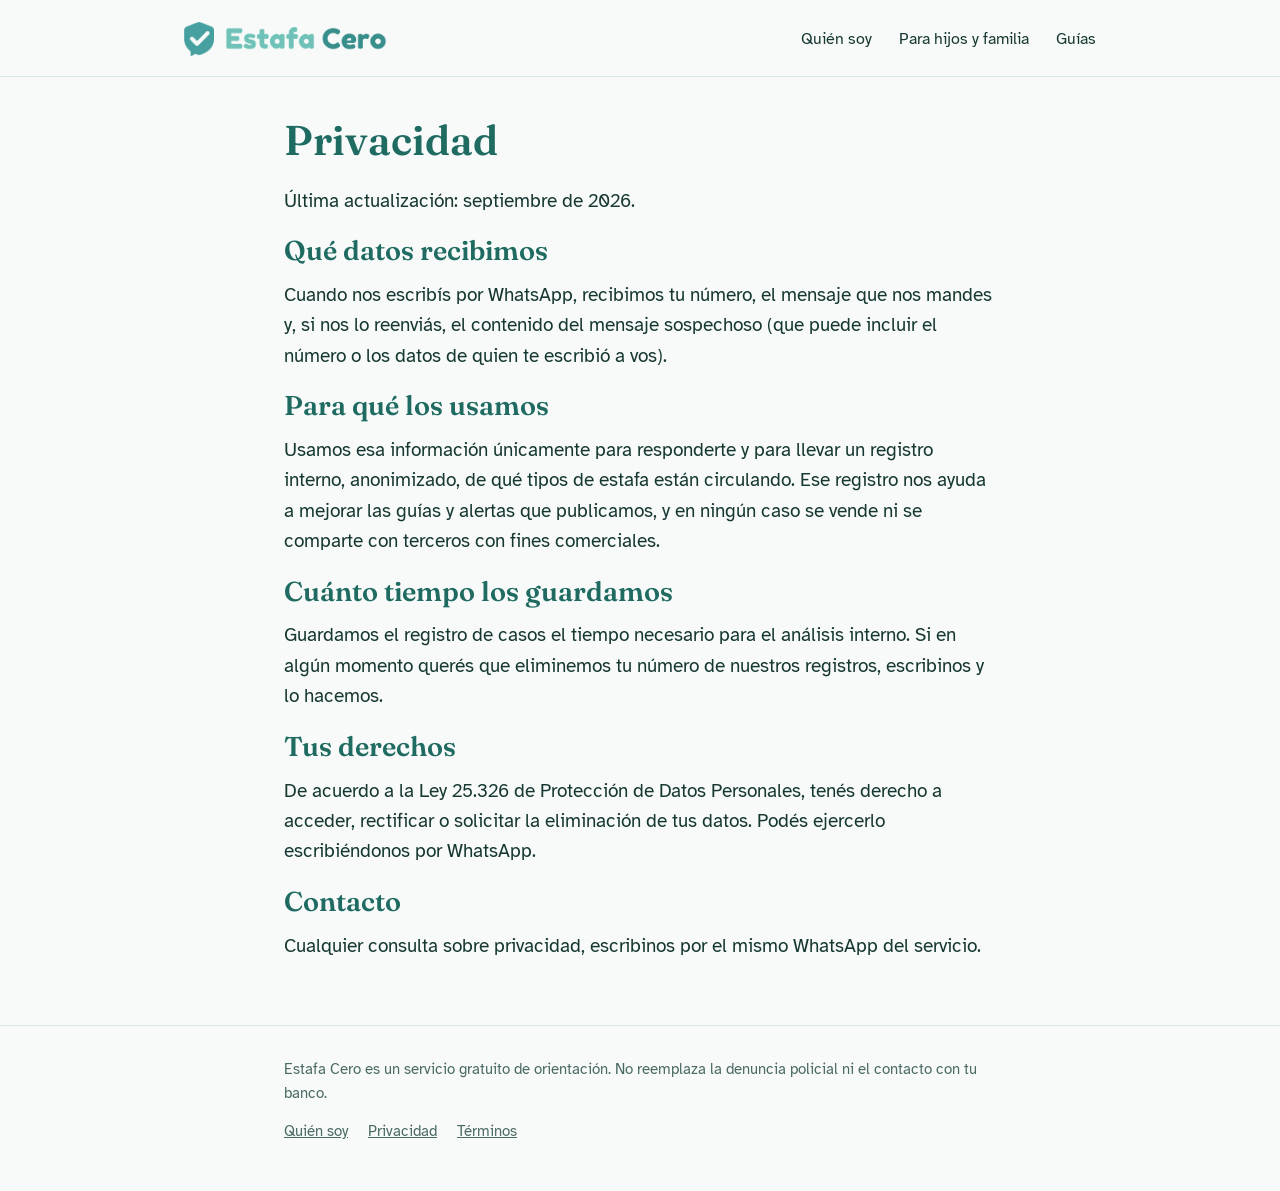
<file: privacidad.html>
<!DOCTYPE html>
<html lang="es-AR">
<head>
<meta charset="UTF-8">
<meta name="viewport" content="width=device-width, initial-scale=1, viewport-fit=cover">
<title>Privacidad | Estafa Cero</title>
<meta name="description" content="Cómo Estafa Cero trata los mensajes y datos que le compartís por WhatsApp.">
<link rel="canonical" href="https://www.estafacero.com.ar/privacidad.html">
<meta name="robots" content="index, follow">
<link rel="icon" href="/favicon.png" type="image/png">
<link rel="preconnect" href="https://fonts.googleapis.com">
<link rel="preconnect" href="https://fonts.gstatic.com" crossorigin>
<link href="https://fonts.googleapis.com/css2?family=Fraunces:wght@500;600;700&family=Atkinson+Hyperlegible:wght@400;700&display=swap" rel="stylesheet">
<link rel="stylesheet" href="/styles.css">
</head>
<body>

<header class="site">
  <div class="wrap-wide">
    <a class="brand" href="/">
      <img src="/logo-icono.png" alt="" aria-hidden="true" class="brand-icon">
      <img src="/logo-texto.png" alt="Estafa Cero" class="brand-text">
    </a>
    <nav class="site-nav">
      <a href="/quien-soy.html">Quién soy</a>
      <a href="/para-hijos.html">Para hijos y familia</a>
      <a href="/guias.html">Guías</a>
    </nav>
  </div>
</header>

<main>
  <div class="wrap">
    <article style="padding-top:40px">
      <h1>Privacidad</h1>
      <p class="lead">Última actualización: septiembre de 2026.</p>

      <h2>Qué datos recibimos</h2>
      <p>Cuando nos escribís por WhatsApp, recibimos tu número, el mensaje que nos mandes y, si nos lo reenviás, el contenido del mensaje sospechoso (que puede incluir el número o los datos de quien te escribió a vos).</p>

      <h2>Para qué los usamos</h2>
      <p>Usamos esa información únicamente para responderte y para llevar un registro interno, anonimizado, de qué tipos de estafa están circulando. Ese registro nos ayuda a mejorar las guías y alertas que publicamos, y en ningún caso se vende ni se comparte con terceros con fines comerciales.</p>

      <h2>Cuánto tiempo los guardamos</h2>
      <p>Guardamos el registro de casos el tiempo necesario para el análisis interno. Si en algún momento querés que eliminemos tu número de nuestros registros, escribinos y lo hacemos.</p>

      <h2>Tus derechos</h2>
      <p>De acuerdo a la Ley 25.326 de Protección de Datos Personales, tenés derecho a acceder, rectificar o solicitar la eliminación de tus datos. Podés ejercerlo escribiéndonos por WhatsApp.</p>

      <h2>Contacto</h2>
      <p>Cualquier consulta sobre privacidad, escribinos por el mismo WhatsApp del servicio.</p>
    </article>
  </div>
</main>

<footer class="site">
  <div class="wrap">
    <p>Estafa Cero es un servicio gratuito de orientación. No reemplaza la denuncia policial ni el contacto con tu banco.</p>
    <div class="foot-links">
      <a href="/quien-soy.html">Quién soy</a>
      <a href="/privacidad.html">Privacidad</a>
      <a href="/terminos.html">Términos</a>
    </div>
  </div>
</footer>

</body>
</html>
</file>
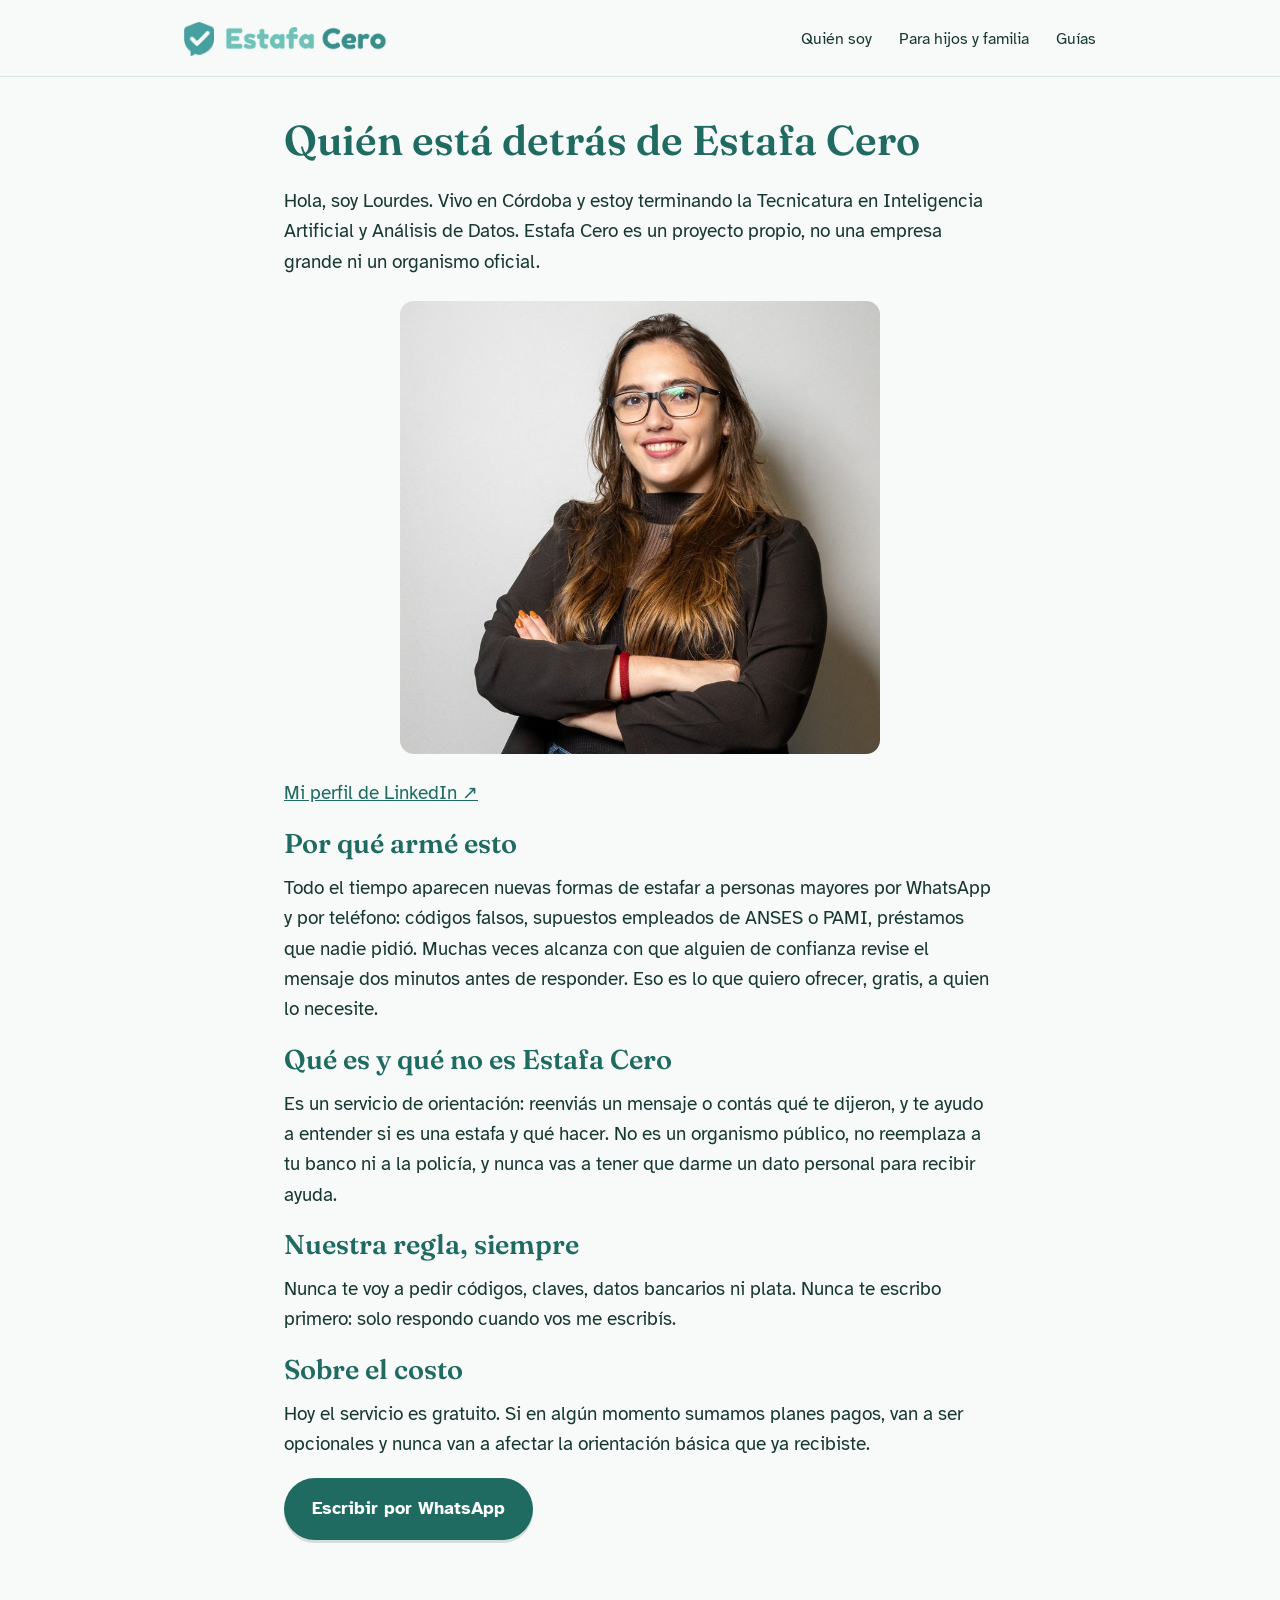
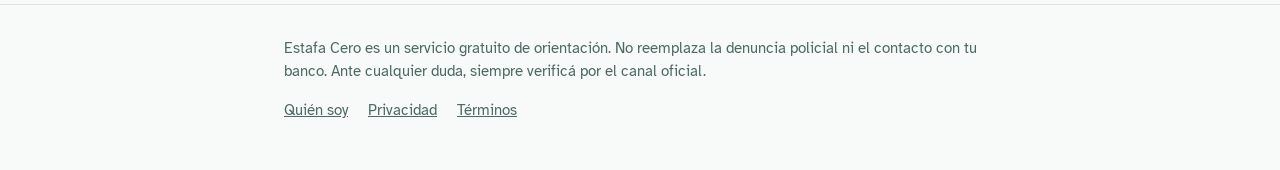
<file: quien-soy.html>
<!DOCTYPE html>
<html lang="es-AR">
<head>
<meta charset="UTF-8">
<meta name="viewport" content="width=device-width, initial-scale=1, viewport-fit=cover">
<title>Quién soy | Estafa Cero</title>
<meta name="description" content="Estafa Cero es un proyecto de Lourdes, estudiante de IA y Análisis de Datos en Córdoba, para ayudar gratis a personas mayores a identificar estafas.">
<link rel="canonical" href="https://www.estafacero.com.ar/quien-soy.html">
<meta name="robots" content="index, follow">
<link rel="icon" href="/favicon.png" type="image/png">
<link rel="preconnect" href="https://fonts.googleapis.com">
<link rel="preconnect" href="https://fonts.gstatic.com" crossorigin>
<link href="https://fonts.googleapis.com/css2?family=Fraunces:wght@500;600;700&family=Atkinson+Hyperlegible:wght@400;700&display=swap" rel="stylesheet">
<link rel="stylesheet" href="/styles.css">
</head>
<body>

<header class="site">
  <div class="wrap-wide">
    <a class="brand" href="/">
      <img src="/logo-icono.png" alt="" aria-hidden="true" class="brand-icon">
      <img src="/logo-texto.png" alt="Estafa Cero" class="brand-text">
    </a>
    <nav class="site-nav">
      <a href="/quien-soy.html">Quién soy</a>
      <a href="/para-hijos.html">Para hijos y familia</a>
      <a href="/guias.html">Guías</a>
    </nav>
  </div>
</header>

<main>
  <div class="wrap">
    <article style="padding-top:40px">
      <h1>Quién está detrás de Estafa Cero</h1>
      <p class="lead">Hola, soy Lourdes. Vivo en Córdoba y estoy terminando la Tecnicatura en Inteligencia Artificial y Análisis de Datos. Estafa Cero es un proyecto propio, no una empresa grande ni un organismo oficial.</p>

      <img src="/lourdes.jpg" alt="Foto de Lourdes, creadora de Estafa Cero" style="border-radius:var(--radius);margin:24px auto">
      <p><a href="https://www.linkedin.com/in/marialourdesnavarrosaracho98/" target="_blank" rel="noopener">Mi perfil de LinkedIn ↗</a></p>

      <h2>Por qué armé esto</h2>
      <p>Todo el tiempo aparecen nuevas formas de estafar a personas mayores por WhatsApp y por teléfono: códigos falsos, supuestos empleados de ANSES o PAMI, préstamos que nadie pidió. Muchas veces alcanza con que alguien de confianza revise el mensaje dos minutos antes de responder. Eso es lo que quiero ofrecer, gratis, a quien lo necesite.</p>

      <h2>Qué es y qué no es Estafa Cero</h2>
      <p>Es un servicio de orientación: reenviás un mensaje o contás qué te dijeron, y te ayudo a entender si es una estafa y qué hacer. No es un organismo público, no reemplaza a tu banco ni a la policía, y nunca vas a tener que darme un dato personal para recibir ayuda.</p>

      <h2>Nuestra regla, siempre</h2>
      <p>Nunca te voy a pedir códigos, claves, datos bancarios ni plata. Nunca te escribo primero: solo respondo cuando vos me escribís.</p>

      <h2>Sobre el costo</h2>
      <p>Hoy el servicio es gratuito. Si en algún momento sumamos planes pagos, van a ser opcionales y nunca van a afectar la orientación básica que ya recibiste.</p>

      <a class="btn" href="https://wa.me/5493513801708?text=Hola%2C%20quer%C3%ADa%20consultar%20algo" target="_blank" rel="noopener">Escribir por WhatsApp</a>
    </article>
  </div>
</main>

<footer class="site">
  <div class="wrap">
    <p>Estafa Cero es un servicio gratuito de orientación. No reemplaza la denuncia policial ni el contacto con tu banco. Ante cualquier duda, siempre verificá por el canal oficial.</p>
    <div class="foot-links">
      <a href="/quien-soy.html">Quién soy</a>
      <a href="/privacidad.html">Privacidad</a>
      <a href="/terminos.html">Términos</a>
    </div>
  </div>
</footer>

</body>
</html>
</file>
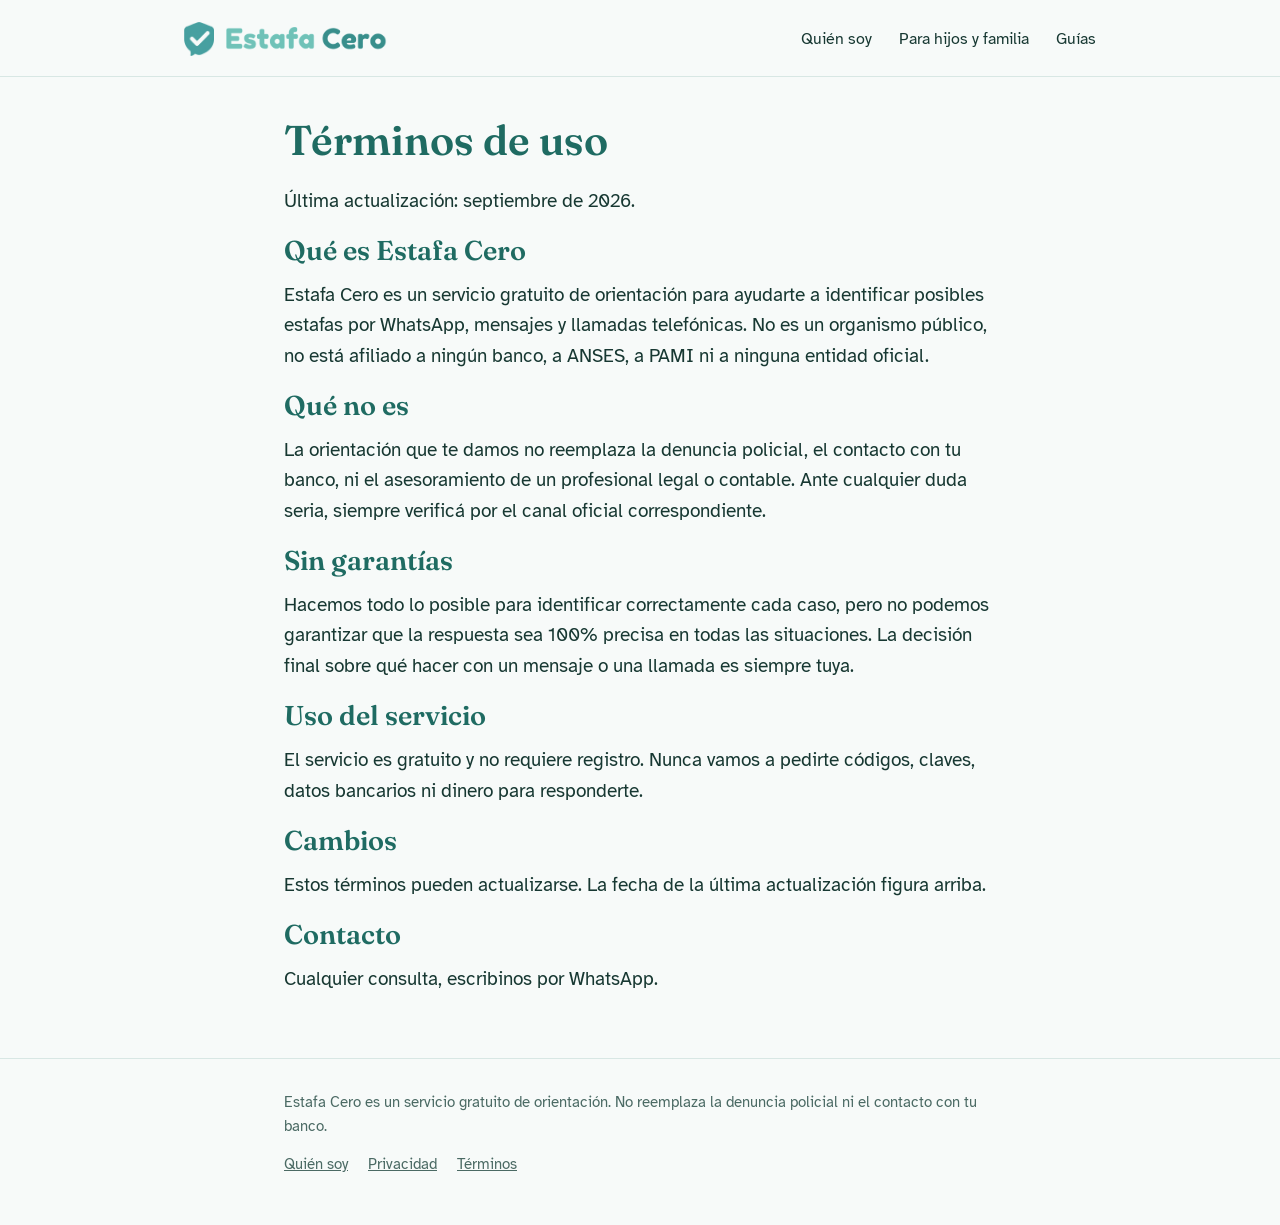
<file: terminos.html>
<!DOCTYPE html>
<html lang="es-AR">
<head>
<meta charset="UTF-8">
<meta name="viewport" content="width=device-width, initial-scale=1, viewport-fit=cover">
<title>Términos de uso | Estafa Cero</title>
<meta name="description" content="Condiciones de uso del servicio gratuito de orientación Estafa Cero.">
<link rel="canonical" href="https://www.estafacero.com.ar/terminos.html">
<meta name="robots" content="index, follow">
<link rel="icon" href="/favicon.png" type="image/png">
<link rel="preconnect" href="https://fonts.googleapis.com">
<link rel="preconnect" href="https://fonts.gstatic.com" crossorigin>
<link href="https://fonts.googleapis.com/css2?family=Fraunces:wght@500;600;700&family=Atkinson+Hyperlegible:wght@400;700&display=swap" rel="stylesheet">
<link rel="stylesheet" href="/styles.css">
</head>
<body>

<header class="site">
  <div class="wrap-wide">
    <a class="brand" href="/">
      <img src="/logo-icono.png" alt="" aria-hidden="true" class="brand-icon">
      <img src="/logo-texto.png" alt="Estafa Cero" class="brand-text">
    </a>
    <nav class="site-nav">
      <a href="/quien-soy.html">Quién soy</a>
      <a href="/para-hijos.html">Para hijos y familia</a>
      <a href="/guias.html">Guías</a>
    </nav>
  </div>
</header>

<main>
  <div class="wrap">
    <article style="padding-top:40px">
      <h1>Términos de uso</h1>
      <p class="lead">Última actualización: septiembre de 2026.</p>

      <h2>Qué es Estafa Cero</h2>
      <p>Estafa Cero es un servicio gratuito de orientación para ayudarte a identificar posibles estafas por WhatsApp, mensajes y llamadas telefónicas. No es un organismo público, no está afiliado a ningún banco, a ANSES, a PAMI ni a ninguna entidad oficial.</p>

      <h2>Qué no es</h2>
      <p>La orientación que te damos no reemplaza la denuncia policial, el contacto con tu banco, ni el asesoramiento de un profesional legal o contable. Ante cualquier duda seria, siempre verificá por el canal oficial correspondiente.</p>

      <h2>Sin garantías</h2>
      <p>Hacemos todo lo posible para identificar correctamente cada caso, pero no podemos garantizar que la respuesta sea 100% precisa en todas las situaciones. La decisión final sobre qué hacer con un mensaje o una llamada es siempre tuya.</p>

      <h2>Uso del servicio</h2>
      <p>El servicio es gratuito y no requiere registro. Nunca vamos a pedirte códigos, claves, datos bancarios ni dinero para responderte.</p>

      <h2>Cambios</h2>
      <p>Estos términos pueden actualizarse. La fecha de la última actualización figura arriba.</p>

      <h2>Contacto</h2>
      <p>Cualquier consulta, escribinos por WhatsApp.</p>
    </article>
  </div>
</main>

<footer class="site">
  <div class="wrap">
    <p>Estafa Cero es un servicio gratuito de orientación. No reemplaza la denuncia policial ni el contacto con tu banco.</p>
    <div class="foot-links">
      <a href="/quien-soy.html">Quién soy</a>
      <a href="/privacidad.html">Privacidad</a>
      <a href="/terminos.html">Términos</a>
    </div>
  </div>
</footer>

</body>
</html>
</file>
<file: styles.css>
:root{
  --bg:#F7FAF9;
  --ink:#173832;
  --teal-deep:#1F6B62;
  --teal:#2C8C82;
  --teal-light:#6FC3B7;
  --teal-pale:#E4F3F0;
  --white:#FFFFFF;
  --caution:#B8752E;
  --caution-bg:#FBF1E5;
  --line:#D8E7E4;
  --radius:14px;
  --maxw:760px;
}
*{box-sizing:border-box}
html{scroll-behavior:smooth}
body{
  margin:0;
  background:var(--bg);
  color:var(--ink);
  font-family:"Atkinson Hyperlegible", "Segoe UI", Arial, sans-serif;
  font-size:19px;
  line-height:1.6;
}
h1,h2,h3{
  font-family:"Fraunces", Georgia, serif;
  font-weight:600;
  line-height:1.15;
  color:var(--teal-deep);
  margin:0 0 .5em;
}
h1{font-size:2.6rem}
h2{font-size:1.7rem}
h3{font-size:1.25rem}
p{margin:0 0 1em}
a{color:var(--teal-deep)}
.wrap{max-width:var(--maxw);margin:0 auto;padding:0 24px}
.wrap-wide{max-width:960px;margin:0 auto;padding:0 24px}

header.site{
  padding:20px 0;
  border-bottom:1px solid var(--line);
}
header.site .wrap-wide{display:table;width:100%;table-layout:fixed}
.brand,
nav.site-nav{display:table-cell;vertical-align:middle}
.brand{width:1%;white-space:nowrap;text-decoration:none;color:var(--teal-deep);font-family:"Fraunces",serif;font-weight:600;font-size:1.3rem}
.brand svg,
.brand-icon{width:30px;height:auto;vertical-align:middle;margin-right:8px}
.brand-text{height:24px;width:auto;vertical-align:middle}
nav.site-nav{text-align:right}
nav.site-nav a{
  margin-left:22px;
  text-decoration:none;
  color:var(--ink);
  font-size:0.98rem;
}
nav.site-nav a:hover{color:var(--teal-deep)}
@media (max-width:520px){
  header.site .wrap-wide{display:block}
  .brand,nav.site-nav{display:block;width:auto}
  nav.site-nav{text-align:left;margin-top:8px}
  nav.site-nav a{margin-left:0;margin-right:18px}
}

.hero{padding:56px 0 40px}
.hero .wrap-wide{display:table;width:100%;table-layout:fixed}
.hero .wrap-wide > div{display:table-cell;vertical-align:middle}
.hero .wrap-wide > div:first-child{width:58%;padding-right:48px}
.hero h1{max-width:16ch}
.hero p.lead{font-size:1.2rem;max-width:42ch}
.hero-shield{text-align:center}
.hero-shield svg,
.hero-shield img{width:400px;max-width:100%;height:auto}

.btn{
  display:inline-flex;
  align-items:center;
  gap:10px;
  background:var(--teal-deep);
  color:var(--white);
  text-decoration:none;
  padding:16px 28px;
  border-radius:999px;
  font-size:1.15rem;
  font-weight:700;
  box-shadow:0 3px 0 rgba(23,56,50,.15);
}
.btn:hover{background:var(--teal)}
.btn svg{width:22px;height:22px}
.btn-secondary{
  background:transparent;
  color:var(--teal-deep);
  border:2px solid var(--teal-deep);
  box-shadow:none;
}

.promise{
  background:var(--teal-pale);
  border-radius:var(--radius);
  padding:32px;
  margin:48px 0;
}
.promise h2{margin-bottom:.3em}
.promise ul{margin:16px 0 0;padding-left:0;list-style:none}
.promise li{
  padding-left:34px;
  position:relative;
  margin-bottom:10px;
}
.promise li::before{
  content:"";
  position:absolute;left:0;top:.35em;
  width:20px;height:20px;
  background:var(--teal-deep);
  -webkit-mask:url('data:image/svg+xml;utf8,<svg xmlns="http://www.w3.org/2000/svg" viewBox="0 0 24 24"><path d="M20 6L9 17l-5-5" stroke="black" stroke-width="3" fill="none" stroke-linecap="round" stroke-linejoin="round"/></svg>') center/contain no-repeat;
  mask:url('data:image/svg+xml;utf8,<svg xmlns="http://www.w3.org/2000/svg" viewBox="0 0 24 24"><path d="M20 6L9 17l-5-5" stroke="black" stroke-width="3" fill="none" stroke-linecap="round" stroke-linejoin="round"/></svg>') center/contain no-repeat;
}

.steps{margin:56px 0}
.step{
  display:table;width:100%;table-layout:fixed;
  padding:20px 0;
  border-top:1px solid var(--line);
}
.step:last-child{border-bottom:1px solid var(--line)}
.step > div{display:table-cell;vertical-align:top}
.step .num{
  width:44px;
  font-family:"Fraunces",serif;
  font-size:1.4rem;
  color:var(--teal-light);
  font-weight:600;
}

.caution-box{
  background:var(--caution-bg);
  border-left:4px solid var(--caution);
  border-radius:8px;
  padding:20px 24px;
  margin:32px 0;
}
.caution-box strong{color:var(--caution)}

.guides{margin:56px 0}
.guide-card{
  display:block;
  text-decoration:none;
  color:var(--ink);
  padding:20px 0;
  border-top:1px solid var(--line);
}
.guide-card:last-child{border-bottom:1px solid var(--line)}
.guide-card h3{color:var(--teal-deep);margin-bottom:.2em}
.guide-card span{color:var(--teal);font-size:.95rem}

article img{width:100%;max-width:480px;display:block;height:auto;margin:28px auto}

footer.site{
  margin-top:64px;
  padding:32px 0 48px;
  border-top:1px solid var(--line);
  font-size:.92rem;
  color:#4B6A64;
}
footer.site a{color:#4B6A64}
footer.site .foot-links{margin-top:10px}
footer.site .foot-links a{margin-right:16px}

@media (max-width:760px){
  body{font-size:18px}
  h1{font-size:2.1rem}
  .hero .wrap-wide{display:block}
  .hero .wrap-wide > div{display:block;width:auto;padding-right:0}
  .hero .wrap-wide > div:first-child{margin-top:20px}
  .hero-shield svg,
  .hero-shield img{width:260px}
  .btn{white-space:nowrap}
}
</file>
